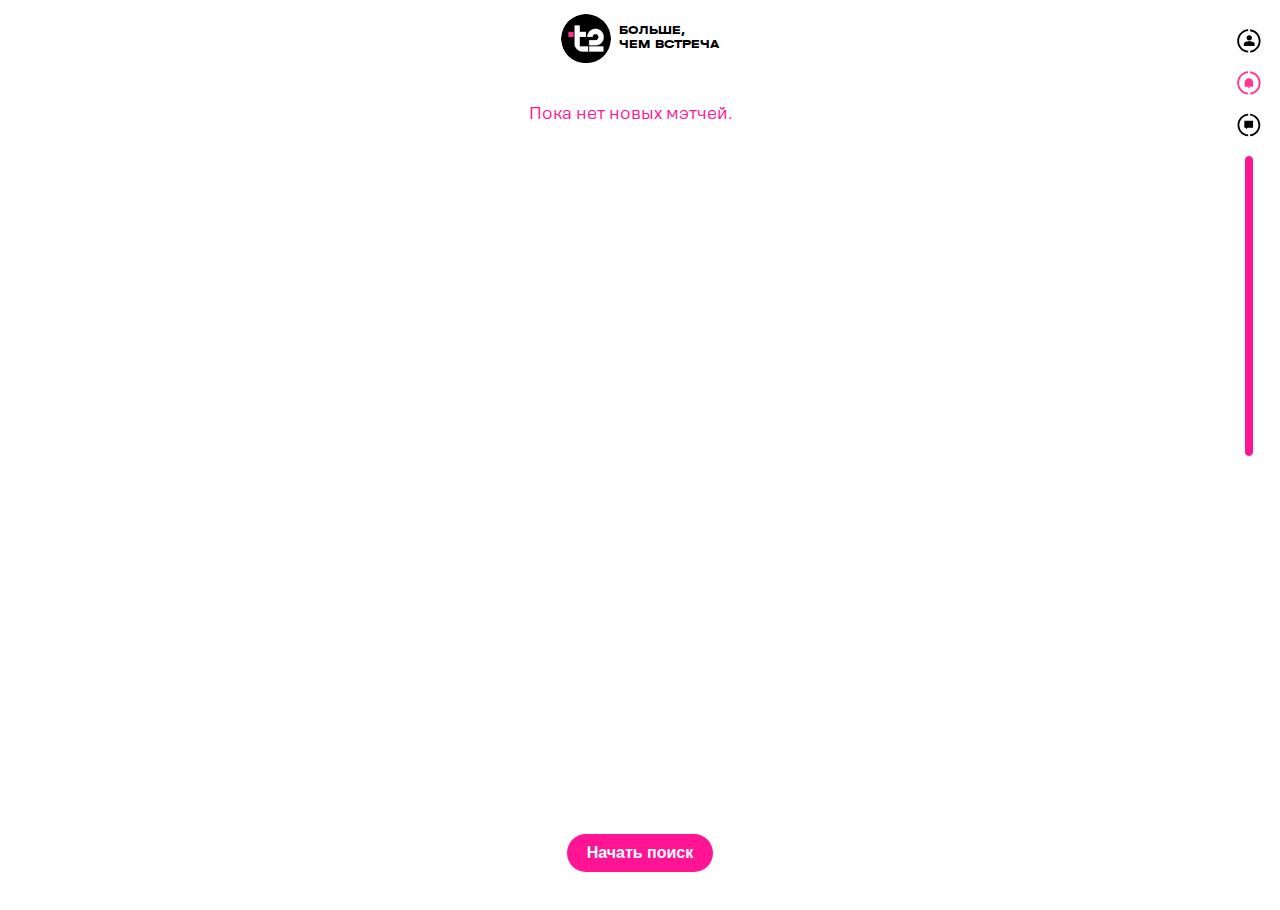
<file: bell.html>
<!DOCTYPE html>
<html lang="ru">
<head>
    <meta charset="UTF-8">
    <meta name="viewport" content="width=device-width, initial-scale=1.0">
    <title>Список Уведомлений</title>
    <style>
        @font-face {
            font-family: 'T2HalvarBreitExtraBold';
            src: url('fonts/T2HalvarBreit-ExtraBold.ttf') format('truetype');
            font-weight: bold;
            font-style: normal;
        }

        @font-face {
            font-family: 'T2RooftopRegular';
            src: url('fonts/T2_Rooftop-Regular.otf') format('opentype');
            font-weight: normal;
            font-style: normal;
        }

        body {
            font-family: 'T2RooftopRegular', sans-serif;
            background-color: #ffffff;
            margin: 0;
            padding: 0;
            height: 100vh;
            overflow: hidden;
            user-select: none;
        }

        .logo-container {
            display: flex;
            align-items: center;
            justify-content: center;
            margin: 10px 0;
        }

        .logo-image {
            width: 50px;
            height: 50px;
            border-radius: 50%;
            overflow: hidden;
            margin-right: 8px;
            margin-top: 4px;
        }

        .logo-image img {
            width: 100%;
            height: auto;
        }

        .logo-text-wrapper {
            display: flex;
            flex-direction: column;
            align-items: flex-start;
        }

        .logo-text, .logo-subtext {
            font-family: 'T2HalvarBreitExtraBold', sans-serif;
            font-size: 12px;
            color: #000;
            margin: 0;
        }

        .notification-container {
            height: calc(100vh - 160px);
            overflow-y: auto;
            padding-right: 20px;
        }

        .notification {
            max-width: 250px;
            margin: 20px auto;
            background-color: #000;
            color: #fff;
            padding: 15px;
            border-radius: 10px;
            display: flex;
            align-items: center;
            cursor: pointer;
            position: relative;
            transition: transform 0.2s ease-in-out;
        }

        .notification:hover {
            transform: scale(1.02);
        }

        .notification img {
            border-radius: 50%;
            width: 70px;
            height: 70px;
            margin-right: 15px;
            object-fit: cover;
        }

        .details {
            text-align: left;
            font-family: 'T2RooftopRegular', sans-serif;
        }

        .username {
            color: #ff1493;
            font-size: 16px;
            cursor: pointer;
            text-decoration: none;
        }

        .sidebar {
            position: fixed;
            right: 15px;
            top: 20px;
            display: flex;
            flex-direction: column;
            align-items: center;
        }

        .icon {
            width: 32px; 
            height: 32px;
            border-radius: 50%;
            margin: 5px 0;
            cursor: pointer;
        }

        .slider {
            width: 8px;
            background-color: rgba(0, 0, 0, 0.1);
            height: 300px;
            border-radius: 50px;
            margin-top: 10px;
            position: relative;
            overflow: hidden;
            cursor: pointer;
        }

        .scroll-indicator {
            position: absolute;
            top: 0;
            left: 0;
            width: 100%;
            background-color: #ff1493;
            border-radius: 4px;
            transition: transform 0.1s ease-out;
            cursor: pointer;
        }

        .no-matches {
            text-align: center;
            color: #ff1493;
            font-size: 16px;
            margin: 30px auto;
            font-family: 'T2RooftopRegular', sans-serif;
        }

        .search-button {
            display: block;
            margin: 20px auto;
            padding: 10px 20px;
            font-size: 16px;
            font-weight: bold;
            color: #fff;
            background-color: #ff1493;
            border: none;
            border-radius: 20px;
            cursor: pointer;
            transition: background-color 0.3s ease;
            text-align: center;
        }

        .search-button:hover {
            background-color: #ff007f;
        }
    </style>
</head>
<body oncontextmenu="return false;">

    <div class="logo-container">
        <div class="logo-image">
            <img src="logo/image.jpg" alt="Логотип">
        </div>
        <div class="logo-text-wrapper">
            <p class="logo-text">БОЛЬШЕ,</p>
            <p class="logo-subtext">ЧЕМ ВСТРЕЧА</p>
        </div>
    </div>

    <div class="notification-container" id="notifications"></div>

    <button class="search-button" id="searchButton">Начать поиск</button>

    <div class="sidebar">
        <img src="photo/profblack.svg" class="icon" alt="Icon 1">
        <img src="photo/messagebpinck.svg" class="icon" alt="Icon 2" id="icon2">
        <img src="photo/messageblack.svgblack2.svg" class="icon" alt="Icon 3" id="icon3">
        <div class="slider">
            <div class="scroll-indicator" id="scrollIndicator"></div>
        </div>
    </div>

    <script>
        document.addEventListener('DOMContentLoaded', () => {
            const notificationsContainer = document.getElementById('notifications');
            const scrollIndicator = document.getElementById('scrollIndicator');
            const searchButton = document.getElementById('searchButton');

            const urlParams = new URLSearchParams(window.location.search);
            const currentUserId = urlParams.get('user_id');
            const username = urlParams.get('username');
            const name = urlParams.get('name');
            const about = urlParams.get('about');
            const gender = urlParams.get('gender');
            const birthdate = urlParams.get('birthdate');

            document.querySelector('img[alt="Icon 1"]').onclick = () => {
                const userImage = `${username}/photo.jpg`;
                const profileUrl = `https://123-231-21312-3213123-231.ru/profil.html?files=${userImage}&name=${name}&username=${username}&about=${about}&gender=${gender}&birthdate=${birthdate}&user_id=${currentUserId}`;
                window.location.href = profileUrl;
            };

            document.getElementById('icon2').onclick = () => {
                const newUrl = `bell.html?user_id=${currentUserId}&username=${encodeURIComponent(username)}&name=${encodeURIComponent(name)}&about=${encodeURIComponent(about)}&gender=${encodeURIComponent(gender)}&birthdate=${encodeURIComponent(birthdate)}`;
                window.location.href = newUrl;
            };

            document.getElementById('icon3').onclick = () => {
                const activity = 'Ищу с кем сходить на каток';
                const photoFilePath = `photo_user/photo_678c050020222.png`;
                const newProfileUrl = `https://123-231-21312-3213123-231.ru/main.html?files=${encodeURIComponent(photoFilePath)}&name=${encodeURIComponent(name)}&username=${encodeURIComponent(username)}&about=${encodeURIComponent(about)}&gender=${encodeURIComponent(gender)}&birthdate=${birthdate}&user_id=${currentUserId}&activity=${encodeURIComponent(activity)}`;
                window.location.href = newProfileUrl;
            };

            const loadData = () => {
                Promise.all([
                    fetch('basa.json').then(response => response.json()),
                    fetch('matches.json').then(response => response.json())
                ])
                .then(([userData, matches]) => {
                    const displayedUserIds = new Set();
                    let matchFound = false;

                    notificationsContainer.innerHTML = '';

                    for (const key in matches) {
                        const match = matches[key];
                        const otherUserId = match.owner_user_id === currentUserId ? match.current_user_id : match.owner_user_id;

                        if ((match.current_user_id === currentUserId || match.owner_user_id === currentUserId) && match.status === "взаимно") {
                            if (displayedUserIds.has(otherUserId)) {
                                continue; 
                            }

                            displayedUserIds.add(otherUserId);
                            matchFound = true;

                            const notificationDiv = document.createElement('div');
                            notificationDiv.className = 'notification';

                            const userImage = 'photo/love.png';
                            const usernameDisplay = (userData[otherUserId] && userData[otherUserId].username) || "Unknown"; 

                            notificationDiv.innerHTML = `
                                <img src="${userImage}" alt="Match Image">
                                <div class="details">
                                    <div class="username">@${usernameDisplay}</div>
                                    <div class="status">У вас новый мэтч!</div>
                                </div>
                            `;
                            notificationsContainer.appendChild(notificationDiv);
                        }
                    }

                    if (!matchFound) {
                        const noMatches = document.createElement('div');
                        noMatches.className = 'no-matches';
                        noMatches.textContent = 'Пока нет новых мэтчей.';
                        notificationsContainer.appendChild(noMatches);
                    }
                })
                .catch(error => console.error('Ошибка при загрузке данных:', error));
            };

            searchButton.onclick = () => {
                fetch('basa.json')
                    .then(response => response.json())
                    .then(data => {
                        const potentialMatches = Object.keys(data).filter(id => id !== currentUserId);
                        const shuffledMatches = potentialMatches.sort(() => 0.5 - Math.random());

                        const nextMatchId = shuffledMatches[0];
                        const nextMatch = data[nextMatchId];
                        const searchUrl = `match.html?user_id=${currentUserId}&match_id=${nextMatchId}&username=${encodeURIComponent(nextMatch.username)}&name=${encodeURIComponent(nextMatch.name)}&about=${encodeURIComponent(nextMatch.about)}&gender=${encodeURIComponent(nextMatch.gender)}&birthdate=${encodeURIComponent(nextMatch.birthdate)}`;
                        window.location.href = searchUrl;
                    })
                    .catch(error => console.error('Ошибка при поиске мэтчей:', error));
            };

            const updateScrollIndicator = () => {
                const visibleRatio = notificationsContainer.clientHeight / notificationsContainer.scrollHeight;
                scrollIndicator.style.height = `${visibleRatio * 100}%`;
            };

            notificationsContainer.addEventListener('scroll', () => {
                const scrollHeight = notificationsContainer.scrollHeight - notificationsContainer.clientHeight;
                const scrollTop = notificationsContainer.scrollTop;
                const scrollRatio = scrollTop / scrollHeight;
                scrollIndicator.style.transform = `translateY(${scrollRatio * (300 - scrollIndicator.clientHeight)}px)`;
            });

            let isDragging = false;

            scrollIndicator.addEventListener('mousedown', () => {
                isDragging = true;
                document.body.style.pointerEvents = "none";
            });

            document.addEventListener('mouseup', () => {
                isDragging = false;
                document.body.style.pointerEvents = "auto";
            });

            document.addEventListener('mousemove', (e) => {
                if (isDragging) {
                    const rect = notificationsContainer.getBoundingClientRect();
                    const maxScrollTop = notificationsContainer.scrollHeight - notificationsContainer.clientHeight;
                    const sliderHeight = 300 - scrollIndicator.clientHeight;
                    const newScrollTop = Math.min(maxScrollTop, Math.max(0, (e.clientY - rect.top) * maxScrollTop / sliderHeight));
                    notificationsContainer.scrollTop = newScrollTop;
                }
            });

            window.addEventListener('resize', updateScrollIndicator);
            loadData();
            updateScrollIndicator();
        });
    </script>

</body>
</html>
</file>
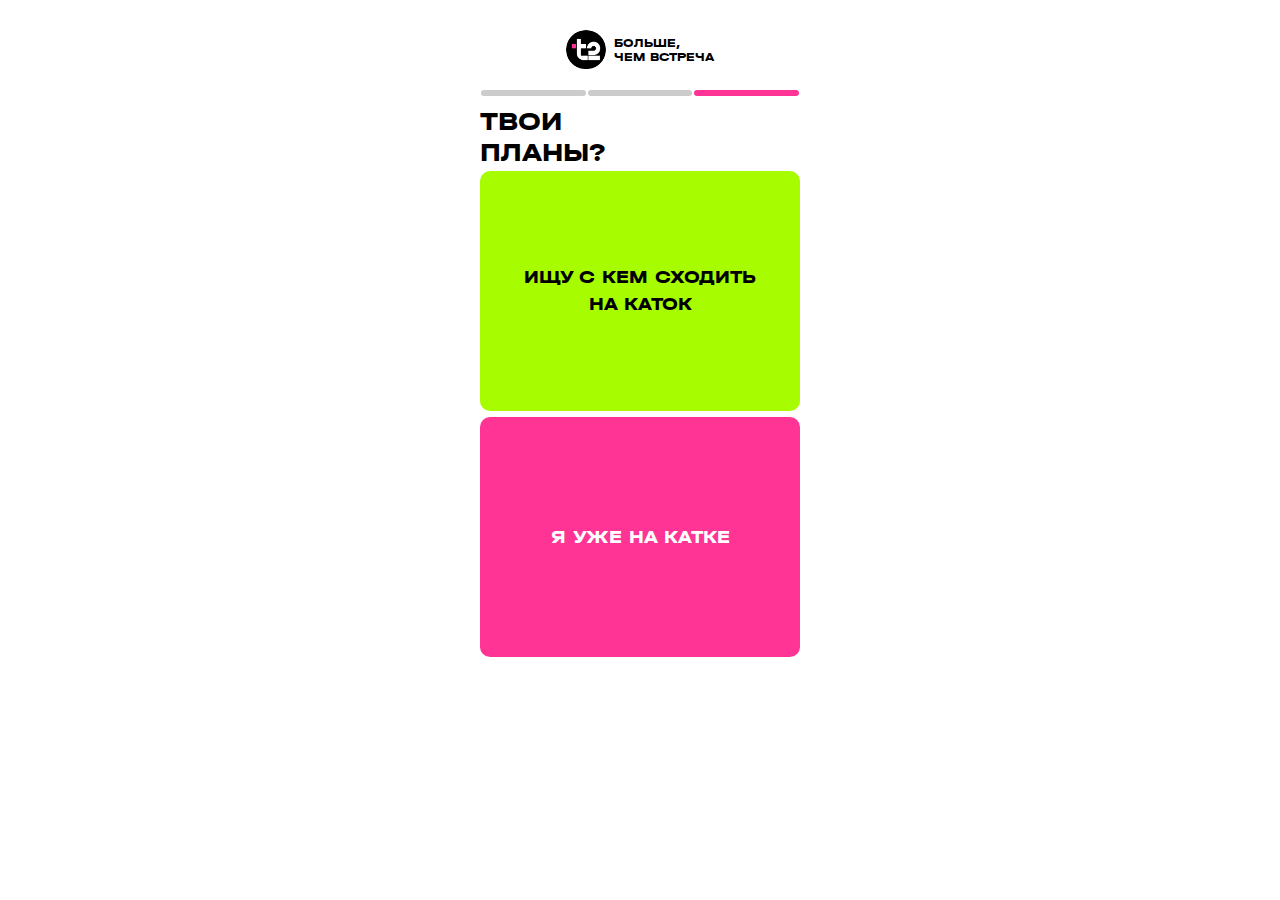
<file: choice.html>
<!DOCTYPE html>
<html lang="ru">
<head>
    <meta charset="UTF-8">
    <meta name="viewport" content="width=device-width, initial-scale=1.0">
    <title>Твои планы</title>
    <style>
        @font-face {
            font-family: 'HalvarBreit';
            src: url('fonts/T2HalvarBreit-ExtraBold.ttf') format('truetype');
            font-weight: bold;
            font-style: normal;
        }

        body {
            font-family: 'HalvarBreit', Arial, sans-serif;
            margin: 0;
            padding: 0;
            display: flex;
            justify-content: center;
            align-items: center;
            height: 100vh;
            background-color: #ffffff;
            text-align: center;
        }

        .container {
            width: 320px;
            text-align: left;
            margin-top: 20px;
            display: flex;
            flex-direction: column;
            justify-content: flex-start;
            height: calc(100vh - 40px);
        }

        .logo-top {
            display: flex;
            align-items: center;
            justify-content: center;
            margin-bottom: 10px;
        }

        .logo-image {
            width: 40px;
            height: 40px;
            border-radius: 50%;
            overflow: hidden;
            margin-right: 8px;
        }

        .logo-image img {
            width: 100%;
            height: auto;
        }

        .logo-text, .logo-subtext {
            font-size: 12px;
            font-weight: bold;
            color: #000;
            margin: 0;
            text-align: left;
        }

        .bar {
            display: flex;
            margin: 10px 0;
            width: 100%;
        }

        .bar .gray {
            background-color: #cccccc;
            flex: 1;
            border-radius: 5px;
            height: 6px;
            margin: 0 1px;
        }

        .bar .pink {
            background-color: #FF3495;
            flex: 1;
            border-radius: 5px;
            height: 6px;
            margin: 0 1px;
        }

        .card {
            background-color: #A7FC00; /* Зеленый цвет обводки */
            border-radius: 10px;
            padding: 40px;
            margin: 3px 0;
            font-weight: bold;
            color: black;
            text-align: center;
            font-size: 18px;
            height: 160px; /* Увеличенная высота кнопки */
            display: flex;
            justify-content: center;
            align-items: center;
            cursor: pointer;
            text-transform: uppercase; /* Текст капсом */
            line-height: 1.5; /* Межстрочное расстояние */
        }

        .card.pink {
            background-color: #FF3495; /* Розовый цвет для второй кнопки */
            color: white;
        }

        h1 {
            font-family: 'HalvarBreit', Arial, sans-serif;
            font-size: 26px;
            margin: 0;
            line-height: 1.2;
            font-weight: bold;
            text-transform: uppercase; /* Текст капсом для заголовков */
        }
    </style>
</head>
<body>
    <div class="container">
        <div class="logo-top">
            <div class="logo-image">
                <img src="logo/image.jpg" alt="Логотип">
            </div>
            <div>
                <p class="logo-text">БОЛЬШЕ,</p>
                <p class="logo-subtext">ЧЕМ ВСТРЕЧА</p>
            </div>
        </div>
        <div class="bar">
            <div class="gray"></div>
            <div class="gray"></div>
            <div class="pink"></div>
        </div>
        <h1>ТВОИ</h1>
        <h1>ПЛАНЫ?</h1>
        <div class="card" onclick="selectActivity('ИЩУ С КЕМ СХОДИТЬ НА КАТОК')">ИЩУ С КЕМ СХОДИТЬ НА КАТОК</div>
        <div class="card pink" onclick="selectActivity('Я УЖЕ НА КАТКЕ')">Я УЖЕ НА КАТКЕ</div>
    </div>

    <script>
        function getQueryParams() {
            const params = new URLSearchParams(window.location.search);
            return Object.fromEntries(params.entries());
        }

        async function selectActivity(activity) {
            const params = getQueryParams();
            const userId = params.user_id;

            try {
                const response = await fetch(`getUserData.php?user_id=${userId}`);
                if (!response.ok) {
                    throw new Error('Network response was not ok');
                }

                const userData = await response.json();
                const queryString = new URLSearchParams({
                    user_id: userData.user_id,
                    username: userData.username,
                    name: userData.name,
                    about: userData.about,
                    gender: userData.gender,
                    birthdate: userData.birthdate
                }).toString();

                // Переход на выбранный URL с добавлением информации о активности
                window.location.href = `https://123-231-21312-3213123-231.ru/match.html?${queryString}&activity=${encodeURIComponent(activity)}`;
            } catch (error) {
                console.error('Failed to fetch user data:', error);
            }
        }
    </script>
</body>
</html>
</file>
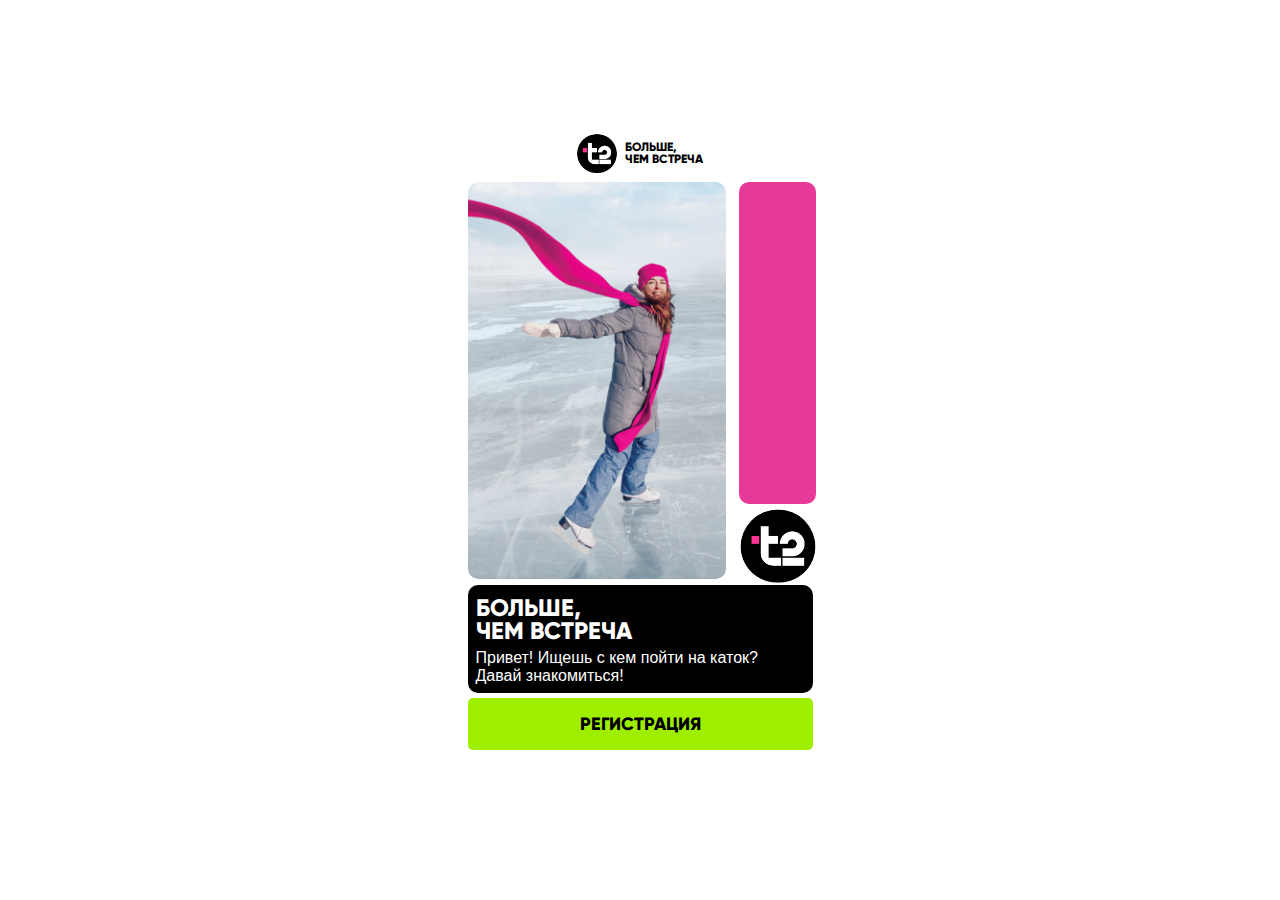
<file: first.html>
<!DOCTYPE html>
<html lang="ru">
<head>
    <meta charset="UTF-8">
    <meta name="viewport" content="width=device-width, initial-scale=1.0">
    <title>Интерфейс</title>
    <style>
        @font-face {
            font-family: 'GilroyExtraBold';
            src: url('fonts/Gilroy-ExtraBod.otf') format('opentype');
            font-weight: bold;
            font-style: normal;
        }

        :root {
            --overlay-height: 81%;
            --overlay-top: 0%;
        }

        body {
            font-family: 'Gilroy', sans-serif;
            margin: 0;
            padding: 0;
            background-color: #ffffff;
            display: flex;
            justify-content: center;
            align-items: center;
            height: 100vh;
        }
        
        .container {
            width: 100%;
            max-width: 375px;
            padding: 15px;
            box-sizing: border-box;
            background-color: transparent;
            display: flex;
            flex-direction: column;
            align-items: center;
            margin-top: -20px;
        }

        .logo-top {
            display: flex;
            align-items: center;
            text-align: center;
            margin-bottom: 8px;
        }

        .logo-image {
            width: 40px;
            height: 40px;
            border-radius: 50%;
            overflow: hidden;
            margin-right: 8px;
            margin-top: 4px;
        }

        .logo-image img {
            width: 100%;
            height: auto;
        }

        .logo-text, .logo-subtext {
            font-family: 'GilroyExtraBold', sans-serif;
            font-size: 12px;
            font-weight: bold;
            color: #000;
            white-space: pre-wrap;
            margin: 0;
        }

        .logo-text {
            display: inline-block;
            margin-left: -27px; /* Сдвигаем текст "БОЛЬШЕ," в лого влево */
        }

        .logo-subtext {
            margin-top: -3px; /* Поднимаем текст "ЧЕМ ВСТРЕЧА" вверх немного */
        }

        .image-container {
            display: flex;
            position: relative;
            margin-bottom: 6px;
        }

        .image {
            width: 75%;
            border-radius: 10px;
            display: block;
        }

        .color-overlay {
            width: 77px;
            height: var(--overlay-height);
            background-color: #E73A98;
            position: absolute;
            top: var(--overlay-top);
            right: -3px;
            border-radius: 10px;
        }

        .text-content {
            padding: 8px;
            background-color: #000;
            color: white;
            text-align: left;
            border-radius: 10px;
            margin-bottom: 0;
        }

        h1 {
            font-family: 'GilroyExtraBold', sans-serif;
            font-size: 24px;
            margin: 0;
            font-weight: bold;
            margin-bottom: 4px;
        }

        h1:first-child {
            margin-left: 0px; /* Сдвигаем текст "БОЛЬШЕ," левее */
        }

        .sub-header {
            margin-top: -10px;
        }

        p {
            font-size: 16px;
            margin: 0;
        }

        .register-btn {
            width: 100%;
            padding: 15px 0;
            background-color: #9FEE00;
            color: black;
            border: none;
            border-radius: 5px;
            font-size: 18px;
            font-family: 'GilroyExtraBold', sans-serif;
            cursor: pointer;
            transition: opacity 0.2s;
            margin-top: 5px;
            text-decoration: none;
            text-align: center;
            font-weight: bold;
        }

        .register-btn:hover {
            opacity: 0.9;
        }

        .small-circle {
            width: 75px;
            height: 75px;
            border-radius: 50%;
            overflow: hidden;
            position: absolute;
            top: 92%;
            left: 90%;
            transform: translate(-50%, -50%);
            z-index: 10;
        }

        .small-circle img {
            width: 100%;
            height: auto;
        }
    </style>
</head>
<body>
    <div class="container">
        <div class="logo-top">
            <div class="logo-image">
                <img src="logo/image.jpg" alt="Логотип">
            </div>
            <div>
                <p class="logo-text">БОЛЬШЕ,</p>
                <p class="logo-subtext">ЧЕМ ВСТРЕЧА</p> <!-- Поднято немного выше -->
            </div>
        </div>
        <div class="image-container">
            <img class="image" src="photo/image.jpg" alt="Каток">
            <div class="color-overlay"></div>
            <div class="small-circle">
                <img src="logo/image.jpg" alt="Картинка в круге">
            </div>
        </div>
        <div class="text-content">
            <h1>БОЛЬШЕ,</h1>
            <h1 class="sub-header">ЧЕМ ВСТРЕЧА</h1>
            <p>Привет! Ищешь с кем пойти на каток? Давай знакомиться!</p>
        </div>
        <a id="register-button" class="register-btn">РЕГИСТРАЦИЯ</a>
    </div>

    <script>
        const urlParams = new URLSearchParams(window.location.search);
        const userId = urlParams.get('user_id');
        const username = urlParams.get('username');

        if (userId && username) {
            fetch(`getUserData.php?user_id=${userId}&username=${username}`)
                .then(response => response.json())
                .then(data => {
                    if (data.success) {
                        const { name, about, gender, birthdate } = data;
                        const choiceUrl = `https://123-231-21312-3213123-231.ru/choice.html?name=${encodeURIComponent(name)}&about=${encodeURIComponent(about)}&gender=${encodeURIComponent(gender)}&birthdate=${encodeURIComponent(birthdate)}&user_id=${userId}&username=${username}`;
                        window.location.href = choiceUrl;
                    }
                })
                .catch(error => console.error('Ошибка:', error));
        }

        document.getElementById('register-button').onclick = function () {
            const registrationUrl = `register.html?user_id=${userId}&username=${username}`;
            window.location.href = registrationUrl;
        };
    </script>
</body>
</html>
</file>
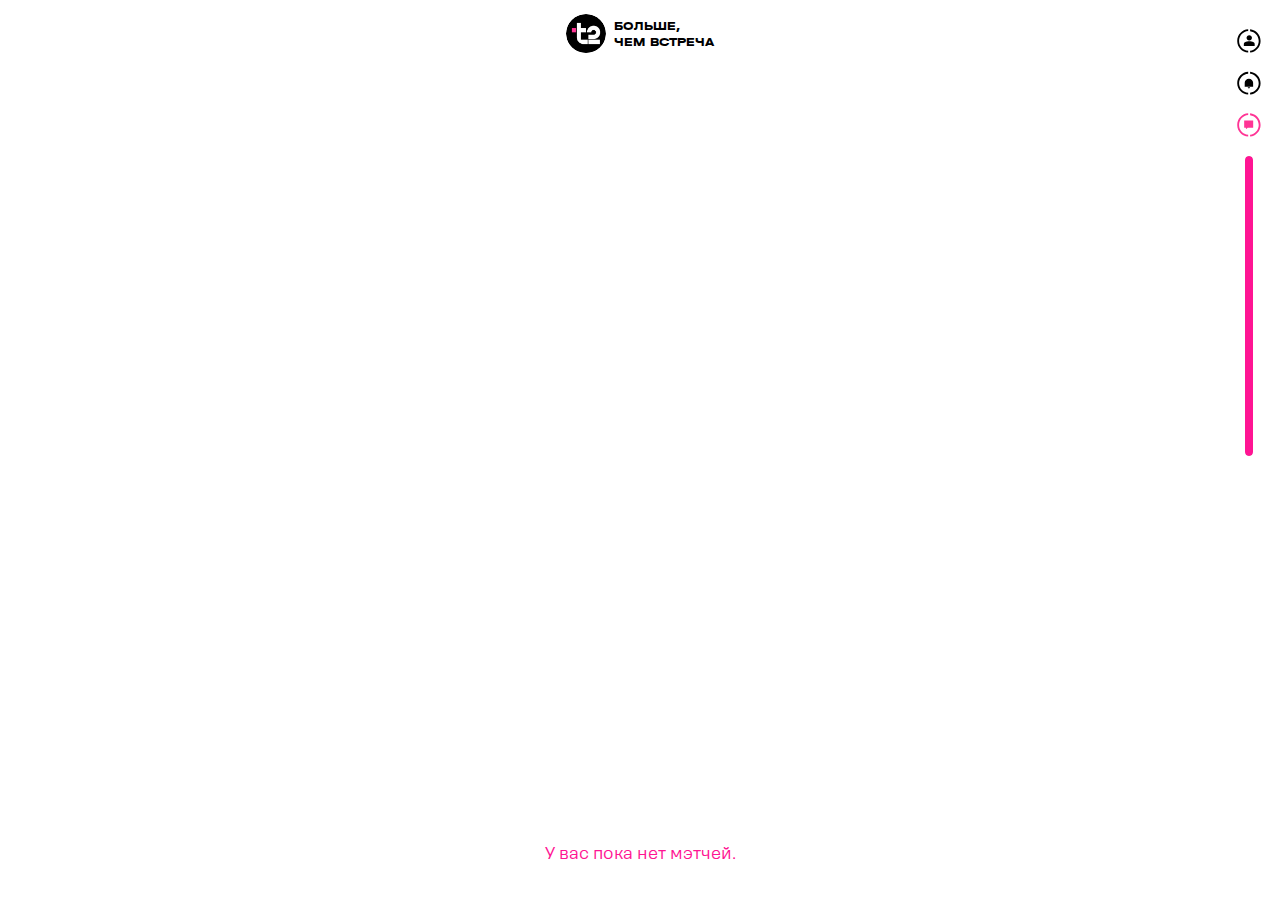
<file: main.html>
<!DOCTYPE html>
<html lang="ru">
<head>
    <meta charset="UTF-8">
    <meta name="viewport" content="width=device-width, initial-scale=1.0">
    <title>Profile Page</title>
    <style>
        @font-face {
            font-family: 'T2HalvarBreitExtraBold';
            src: url('fonts/T2HalvarBreit-ExtraBold.ttf') format('truetype');
            font-weight: bold;
            font-style: normal;
        }

        @font-face {
            font-family: 'T2RooftopRegular';
            src: url('fonts/T2_Rooftop-Regular.otf') format('opentype');
            font-weight: normal;
            font-style: normal;
        }

        body {
            font-family: 'T2RooftopRegular', sans-serif;
            background-color: #ffffff;
            margin: 0;
            padding: 0;
            height: 100vh;
            overflow: hidden;
            user-select: none;
        }

        .logo-container {
            display: flex;
            align-items: center;
            justify-content: center;
            margin: 10px 0;
        }

        .logo-image {
            width: 40px;
            height: 40px;
            border-radius: 50%;
            overflow: hidden;
            margin-right: 8px;
            margin-top: 4px;
        }

        .logo-image img {
            width: 100%;
            height: auto;
        }

        .logo-text-wrapper {
            display: flex;
            flex-direction: column;
            align-items: flex-start;
        }

        .logo-text {
            font-family: 'T2HalvarBreitExtraBold', sans-serif;
            font-size: 12px;
            color: #000;
            margin: 0;
            margin-top: 4px;
        }

        .logo-subtext {
            font-family: 'T2HalvarBreitExtraBold', sans-serif;
            font-size: 12px;
            color: #000;
            margin: 2px 0 0;
        }

        .profiles-container {
            height: calc(100vh - 150px);
            overflow-y: auto;
            padding-right: 20px;
        }

        .container {
            max-width: 260px;
            margin: 15px auto;
            background-color: #000;
            color: #fff;
            padding: 10px;
            border-radius: 12px;
            display: flex;
            align-items: center;
            cursor: pointer;
            position: relative;
            transition: transform 0.2s ease-in-out;
        }

        .container:active {
            transform: scale(0.95);
        }

        img {
            border-radius: 50%;
            width: 80px;
            height: 80px;
            margin-right: 15px;
            object-fit: cover;
        }

        .details {
            text-align: left;
            margin-top: -5px;
            font-family: 'T2RooftopRegular', sans-serif;
        }

        .name {
            font-size: 22px;
            margin-top: -10px;
        }

        .username {
            color: #ff1493;
            font-size: 16px;
            cursor: pointer;
            text-decoration: none;
        }

        .sidebar {
            position: fixed;
            right: 15px;
            top: 20px;
            display: flex;
            flex-direction: column;
            align-items: center;
        }

        .icon {
            width: 32px;
            height: 32px;
            border-radius: 50%;
            margin: 5px 0;
            cursor: pointer;
        }

        .icon.color-pink-special {
            filter: sepia(100%) saturate(500%) hue-rotate(290deg) brightness(100%) contrast(100%);
        }

        .slider {
            width: 8px;
            background-color: rgba(0, 0, 0, 0.1);
            height: 300px;
            border-radius: 50px;
            margin-top: 10px;
            position: relative;
            overflow: hidden;
            cursor: pointer;
        }

        .scroll-indicator {
            position: absolute;
            top: 0;
            left: 0;
            width: 100%;
            background-color: #ff1493;
            border-radius: 4px;
            transition: transform 0.1s ease-out;
            cursor: pointer;
        }

        ::-webkit-scrollbar {
            width: 8px;
        }

        ::-webkit-scrollbar-track {
            background: transparent;
        }

        ::-webkit-scrollbar-thumb {
            background: rgba(255, 20, 147, 0.7);
            border-radius: 10px;
        }

        ::-webkit-scrollbar-thumb:hover {
            background: #ff007f;
        }

        .no-matches {
            text-align: center;
            color: #ff1493;
            font-size: 16px;
            margin: 30px auto;
            font-family: 'T2RooftopRegular', sans-serif;
        }

        .modal {
            display: none;
            position: fixed;
            z-index: 100;
            left: 0;
            top: 0;
            width: 100%;
            height: 100%;
            overflow: auto;
            background-color: rgba(0, 0, 0, 0.8);
            padding-top: 60px;
        }

        .modal-content {
            background-color: #fefefe;
            margin: 5% auto;
            padding: 20px;
            border: 1px solid #888;
            width: 80%;
            max-width: 600px;
            font-family: 'T2RooftopRegular', sans-serif;
        }

        .close {
            color: #aaa;
            float: right;
            font-size: 28px;
            font-weight: bold;
        }

        .close:hover,
        .close:focus {
            color: black;
            text-decoration: none;
            cursor: pointer;
        }
    </style>
</head>
<body oncontextmenu="return false;">

    <div class="logo-container">
        <div class="logo-image">
            <img src="logo/image.jpg" alt="Логотип">
        </div>
        <div class="logo-text-wrapper">
            <p class="logo-text">БОЛЬШЕ,</p>
            <p class="logo-subtext">ЧЕМ ВСТРЕЧА</p>
        </div>
    </div>

    <div class="profiles-container" id="profiles"></div>
    <div class="no-matches" id="noMatches" style="display: none;">У вас пока нет мэтчей.</div>

    <div id="userModal" class="modal">
        <div class="modal-content">
            <span class="close" onclick="closeModal()">&times;</span>
            <h2 id="modalName"></h2>
            <p id="modalAbout"></p>
            <p id="modalDetails"></p>
        </div>
    </div>

    <div class="sidebar">
        <img src="photo/profblack.svg" class="icon" alt="Icon 1">
        <img src="photo/messageblack.svg" class="icon" alt="Icon 2">
        <img src="photo/message.pngblack.svg" class="icon" alt="Icon 3">
        <div class="slider">
            <div class="scroll-indicator" id="scrollIndicator"></div>
        </div>
    </div>

    <script>
        document.addEventListener('DOMContentLoaded', () => {
            const profilesContainer = document.getElementById('profiles');
            const scrollIndicator = document.getElementById('scrollIndicator');
            const noMatchesMessage = document.getElementById('noMatches');

            const urlParams = new URLSearchParams(window.location.search);
            const currentUserId = urlParams.get('user_id');
            const currentUsername = urlParams.get('username');
            const currentName = urlParams.get('name');
            const currentAbout = urlParams.get('about');
            const currentGender = urlParams.get('gender');
            const currentBirthdate = urlParams.get('birthdate');

            const userModal = document.getElementById('userModal');
            const modalName = document.getElementById('modalName');
            const modalAbout = document.getElementById('modalAbout');
            const modalDetails = document.getElementById('modalDetails');

            // Обработчик для первой иконки
            document.querySelectorAll('.icon')[0].onclick = () => {
                const newUrl = `profil.html?files=${encodeURIComponent(currentUsername)}%2Fphoto.jpg`
                    + `&name=${encodeURIComponent(currentName)}`
                    + `&username=${encodeURIComponent(currentUsername)}`
                    + `&about=${encodeURIComponent(currentAbout)}`
                    + `&gender=${encodeURIComponent(currentGender)}`
                    + `&birthdate=${encodeURIComponent(currentBirthdate)}`
                    + `&user_id=${currentUserId}`;
                window.location.href = newUrl;
            };

            // Обработчик для иконки колокольчика
            document.querySelectorAll('.icon')[1].onclick = () => {
                updateMatches(currentUserId);
                const newUrl = `bell.html?user_id=${currentUserId}&username=${encodeURIComponent(currentUsername)}&name=${encodeURIComponent(currentName)}&about=${encodeURIComponent(currentAbout)}&gender=${encodeURIComponent(currentGender)}&birthdate=${currentBirthdate}`;
                window.location.href = newUrl;
            };

            Promise.all([
                fetch('basa.json').then(response => response.json()),
                fetch('matches.json').then(response => response.json())
            ])
            .then(([userData, matches]) => {
                const currentDate = new Date();
                const displayedUserIds = new Set();
                let matchFound = false;

                const calculateAge = (birthdate) => {
                    const birthDate = new Date(birthdate);
                    let age = currentDate.getFullYear() - birthDate.getFullYear();
                    const monthDiff = currentDate.getMonth() - birthDate.getMonth();
                    if (monthDiff < 0 || (monthDiff === 0 && currentDate.getDate() < birthDate.getDate())) {
                        age--;
                    }
                    return age;
                };

                for (const key in matches) {
                    const match = matches[key];
                    const otherUserId = match.owner_user_id === currentUserId ? match.current_user_id : match.owner_user_id;

                    if ((match.current_user_id === currentUserId || match.owner_user_id === currentUserId) && match.status === "взаимно") {
                        if (displayedUserIds.has(otherUserId)) {
                            continue;
                        }

                        displayedUserIds.add(otherUserId);
                        matchFound = true;

                        const user = userData[otherUserId];
                        const profileDiv = document.createElement('div');
                        profileDiv.className = 'container';
                        profileDiv.dataset.userId = otherUserId;

                        const queryParams = new URLSearchParams({
                            current_user_id: currentUserId,
                            owner_user_id: otherUserId,
                            username: encodeURIComponent(user.username),
                            name: encodeURIComponent(user.name),
                            about: encodeURIComponent(user.about || ''),
                            gender: encodeURIComponent(user.gender || ''),
                            birthdate: encodeURIComponent(user.birthdate),
                            images: user.files ? encodeURIComponent(user.files.join(',')) : ''
                        }).toString();

                        profileDiv.innerHTML = `
                            <img src="${user.files ? user.files[0] : 'image/default-profile.jpg'}" alt="${user.name}">
                            <div class="details">
                                <div class="name">${user.name}, ${calculateAge(user.birthdate)}</div>
                                <div class="username">@${user.username}</div>
                            </div>
                        `;

                        profileDiv.onclick = () => {
                            const newUrl = `catock.html?${queryParams}`;
                            window.location.href = newUrl;
                        };

                        profileDiv.querySelector('.username').onclick = (event) => {
                            event.stopPropagation();
                            showUserDetails(user);
                        };

                        profilesContainer.appendChild(profileDiv);
                    }
                }

                if (!matchFound) {
                    noMatchesMessage.style.display = 'block';
                } else {
                    noMatchesMessage.style.display = 'none';
                }

                updateScrollIndicator();
            })
            .catch(error => console.error('Error loading JSON:', error));

            const updateScrollIndicator = () => {
                const visibleRatio = profilesContainer.clientHeight / profilesContainer.scrollHeight;
                scrollIndicator.style.height = `${visibleRatio * 100}%`;
            };

            profilesContainer.addEventListener('scroll', () => {
                const scrollHeight = profilesContainer.scrollHeight - profilesContainer.clientHeight;
                const scrollTop = profilesContainer.scrollTop;
                const scrollRatio = scrollTop / scrollHeight;
                scrollIndicator.style.transform = `translateY(${scrollRatio * (300 - scrollIndicator.clientHeight)}px)`;
            });

            let isDragging = false;

            scrollIndicator.addEventListener('mousedown', () => {
                isDragging = true;
                document.body.style.pointerEvents = "none";
            });

            document.addEventListener('mouseup', () => {
                isDragging = false;
                document.body.style.pointerEvents = "auto";
            });

            document.addEventListener('mousemove', (e) => {
                if (isDragging) {
                    const rect = profilesContainer.getBoundingClientRect();
                    const maxScrollTop = profilesContainer.scrollHeight - profilesContainer.clientHeight;
                    const sliderHeight = 300 - scrollIndicator.clientHeight;
                    const newScrollTop = Math.min(maxScrollTop, Math.max(0, (e.clientY - rect.top) * maxScrollTop / sliderHeight));
                    profilesContainer.scrollTop = newScrollTop;
                }
            });

            window.addEventListener('resize', updateScrollIndicator);
        });

        function showUserDetails(user) {
            const userModal = document.getElementById('userModal');
            const modalName = document.getElementById('modalName');
            const modalAbout = document.getElementById('modalAbout');
            const modalDetails = document.getElementById('modalDetails');

            const calculateAge = (birthdate) => {
                const currentDate = new Date();
                const birthDate = new Date(birthdate);
                let age = currentDate.getFullYear() - birthDate.getFullYear();
                const monthDiff = currentDate.getMonth() - birthDate.getMonth();
                if (monthDiff < 0 || (monthDiff === 0 && currentDate.getDate() < birthDate.getDate())) {
                    age--;
                }
                return age;
            };

            modalName.textContent = user.name;
            modalAbout.textContent = user.about || 'Описание отсутствует';
            modalDetails.textContent = `Пол: ${user.gender || 'не указан'}, Возраст: ${user.birthdate ? calculateAge(user.birthdate) : 'не указан'}`;

            userModal.style.display = 'block';
        }

        function closeModal() {
            const userModal = document.getElementById('userModal');
            userModal.style.display = 'none';
        }

        function updateMatches(currentUserId) {
            return fetch('process-likes.php', {
                method: 'POST',
                headers: { 'Content-Type': 'application/json' },
                body: JSON.stringify({ currentUserId: currentUserId, action: 'update_matches' })
            })
            .then(response => response.json())
            .then(data => {
                console.log('Matches updated:', data);
                updateMatchesUI(data.matches);
            })
            .catch(error => console.error('Ошибка при обновлении matches.json:', error));
        }
    </script>

</body>
</html>
</file>
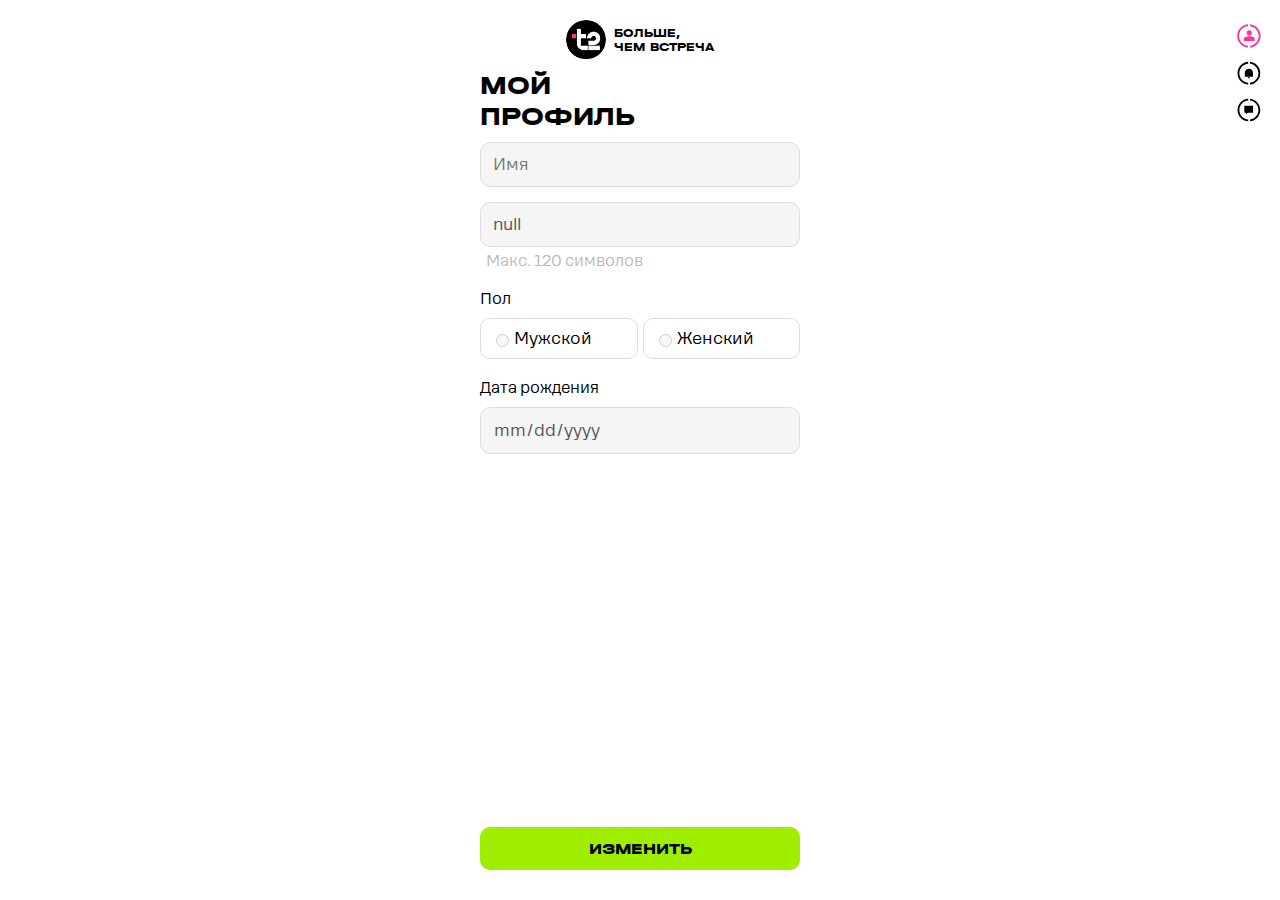
<file: profil.html>
<!DOCTYPE html>
<html lang="ru">
<head>
    <meta charset="UTF-8">
    <meta name="viewport" content="width=device-width, initial-scale=1.0">
    <title>Мой профиль</title>
    <style>
        @font-face {
            font-family: 'HalvarBold';
            src: url('fonts/T2HalvarBreit-ExtraBold.ttf') format('truetype');
            font-weight: bold;
            font-style: normal;
        }

        @font-face {
            font-family: 'RooftopRegular';
            src: url('fonts/T2_Rooftop-Regular.otf') format('opentype');
            font-weight: normal;
            font-style: normal;
        }

        body {
            font-family: 'RooftopRegular', Arial, sans-serif;
            margin: 0;
            padding: 0;
            display: flex;
            justify-content: center;
            align-items: flex-start;
            height: 100vh;
            background-color: #ffffff;
        }

        .container {
            width: 320px;
            text-align: left;
            margin-top: 20px;
            display: flex;
            flex-direction: column;
            justify-content: flex-start;
            height: calc(100vh - 40px);
        }

        .logo-top {
            display: flex;
            align-items: center;
            justify-content: center;
            margin-bottom: 10px;
        }

        .logo-image {
            width: 40px;
            height: 40px;
            border-radius: 50%;
            overflow: hidden;
            margin-right: 8px;
        }

        .logo-image img {
            width: 100%;
            height: auto;
        }

        .logo-text, .logo-subtext {
            font-family: 'HalvarBold', Arial, sans-serif;
            font-size: 12px;
            font-weight: bold;
            color: #000;
            margin: 0;
            text-align: left;
        }

        h1 {
            font-family: 'HalvarBold', Arial, sans-serif;
            font-size: 26px;
            margin: 0;
            line-height: 1.2;
            text-align: left;
        }

        input[type="text"], input[type="date"], button {
            font-family: 'RooftopRegular', Arial, sans-serif;
            width: 100%;
            padding: 12px;
            margin: 10px 0;
            box-sizing: border-box;
            border-radius: 10px;
            border: 1px solid #dddddd;
            font-size: 16px;
        }

        input[type="text"]:disabled, input[type="date"]:disabled {
            background-color: #f5f5f5;
        }

        .gender {
            display: flex;
            justify-content: space-between;
            margin: 5px 0;
        }

        .gender label {
            display: flex;
            align-items: center;
            border: 1px solid #dddddd;
            border-radius: 10px;
            padding: 10px;
            flex: 1;
            margin-right: 5px;
            transition: border 0.3s;
            cursor: pointer;
        }

        .gender label:last-child {
            margin-right: 0;
        }

        .gender input {
            margin-right: 5px;
        }

        .gender label:hover {
            border: 1px solid #FF00FF;
        }

        button {
            font-family: 'HalvarBold', Arial, sans-serif;
            background-color: #9FEE00;
            border: none;
            cursor: pointer;
            margin-top: auto;
            color: #000; /* Цвет текста изменён на черный */
        }

        .max-chars {
            color: rgba(153, 153, 153, 0.7);
            font-size: 15px;
            margin-top: -5px;
            margin-left: 6px;
        }

        .gender-text {
            color: #000;
            font-size: 15px;
            margin-top: 5px;
            margin-left: 0px;
        }

        .date-label {
            font-size: 15px;
            color: #000;
            margin-top: 15px;
        }

        .sidebar {
            position: fixed;
            right: 15px;
            top: 10px;
            display: flex;
            flex-direction: column;
            align-items: center;
        }

        .icon {
            width: 32px;
            height: 32px;
            border-radius: 50%;
            margin: 10px 0;
            cursor: pointer;
        }

        #profpink {
            margin-bottom: -5px;
        }

        #icon3 {
            margin-top: -5px;
        }
    </style>
</head>
<body>
    <div class="container">
        <div class="logo-top">
            <div class="logo-image">
                <img src="logo/image.jpg" alt="Логотип">
            </div>
            <div>
                <p class="logo-text">БОЛЬШЕ,</p>
                <p class="logo-subtext">ЧЕМ ВСТРЕЧА</p>
            </div>
        </div>
        <div class="profile-title">
            <h1>МОЙ</h1>
            <h1>ПРОФИЛЬ</h1>
        </div>
        <input type="text" id="name" placeholder="Имя" disabled>
        <input type="text" id="about" placeholder="О себе" maxlength="120" disabled style="margin-top: 5px;">
        <p class="max-chars">Макс. 120 символов</p>
        <p class="gender-text">Пол</p>
        <div class="gender" style="margin-top: -5px;">
            <label><input type="radio" name="gender" id="male" value="Мужской" disabled> Мужской</label>
            <label><input type="radio" name="gender" id="female" value="Женский" disabled> Женский</label>
        </div>
        <p class="date-label">Дата рождения</p>
        <input type="date" id="birthdate" placeholder="дд.мм.гггг" disabled style="margin-top: -5px;">
        <button id="update-button">ИЗМЕНИТЬ</button>
    </div>

    <div class="sidebar">
        <img src="photo/profpink.svg" class="icon" alt="Prof Icon" id="profpink">
        <img src="photo/messageblack.svg" class="icon" alt="Icon 2" id="icon2"> 
        <img src="photo/messageblack.svgblack2.svg" class="icon" alt="Icon 3" id="icon3"> 
    </div>

    <script>
        const urlParams = new URLSearchParams(window.location.search);
        const userId = urlParams.get('user_id');
        const username = urlParams.get('username');
        const name = urlParams.get('name');
        const about = urlParams.get('about');
        const gender = urlParams.get('gender');
        const birthdate = urlParams.get('birthdate');

        const aboutInput = document.getElementById("about");
        const nameInput = document.getElementById("name");
        const birthdateInput = document.getElementById("birthdate");
        const maleInput = document.getElementById("male");
        const femaleInput = document.getElementById("female");

        // Заполняем данные из URL в инпуты
        nameInput.value = name;
        aboutInput.value = decodeURIComponent(about);
        birthdateInput.value = birthdate;

        if (gender === "Мужчина") {
            maleInput.checked = true;
        } else if (gender === "Женщина") {
            femaleInput.checked = true;
        }

        // Обработчик клика на кнопку "ИЗМЕНИТЬ"
        document.getElementById("update-button").addEventListener("click", function() {
            const redirectUrl = `https://123-231-21312-3213123-231.ru/register.html?user_id=${userId}&username=${username}`;
            window.location.href = redirectUrl;
        });

        // Обработчик для боковой панели
        document.getElementById('icon2').onclick = () => {
            const bellUrl = `https://123-231-21312-3213123-231.ru/bell.html?user_id=${userId}&username=${username}&name=${encodeURIComponent(name)}&about=${encodeURIComponent(about)}&gender=${gender}&birthdate=${birthdate}`;
            window.location.href = bellUrl;
        };

        document.getElementById('icon3').onclick = () => {
            const mainUrl = `https://123-231-21312-3213123-231.ru/main.html?files=photo_user/photo_678c050020222.png&name=${encodeURIComponent(name)}&username=${username}&about=${encodeURIComponent(about)}&gender=${gender}&birthdate=${birthdate}&user_id=${userId}&activity=Ищу+с+кем+сходить+на+каток`;
            window.location.href = mainUrl;
        };
    </script>
</body>
</html>
</file>
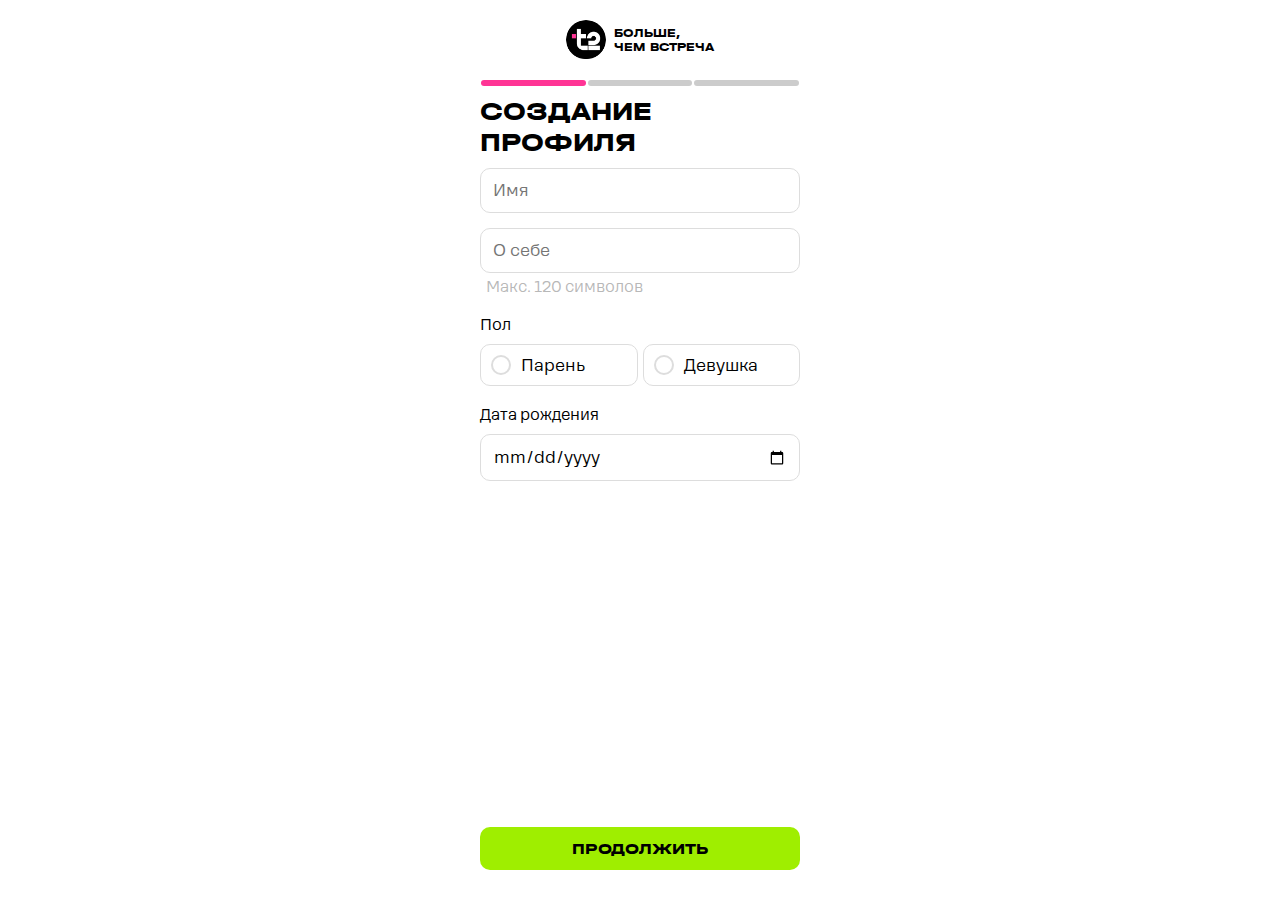
<file: register.html>
<!DOCTYPE html>
<html lang="ru">
<head>
    <meta charset="UTF-8">
    <meta name="viewport" content="width=device-width, initial-scale=1.0">
    <title>Создание профиля</title>
    <style>
        @font-face {
            font-family: 'HalvarBreit';
            src: url('fonts/T2HalvarBreit-ExtraBold.ttf') format('truetype');
            font-weight: bold;
            font-style: normal;
        }

        @font-face {
            font-family: 'RooftopRegular';
            src: url('fonts/T2_Rooftop-Regular.otf') format('opentype');
            font-weight: normal;
            font-style: normal;
        }

        body {
            font-family: 'RooftopRegular', Arial, sans-serif;
            margin: 0;
            padding: 0;
            display: flex;
            justify-content: center;
            align-items: flex-start;
            height: 100vh;
            background-color: #ffffff;
        }

        .container {
            width: 320px;
            text-align: left;
            margin-top: 20px;
            display: flex;
            flex-direction: column;
            justify-content: flex-start;
            height: calc(100vh - 40px);
        }

        .logo-top {
            display: flex;
            align-items: center;
            justify-content: center;
            margin-bottom: 10px;
        }

        .logo-image {
            width: 40px;
            height: 40px;
            border-radius: 50%;
            overflow: hidden;
            margin-right: 8px;
        }

        .logo-image img {
            width: 100%;
            height: auto;
        }

        .logo-text, .logo-subtext {
            font-family: 'HalvarBreit';
            font-size: 12px;
            color: #000;
            margin: 0;
            text-align: left;
            font-weight: bold;
        }

        .bar {
            display: flex;
            margin: 10px 0;
            width: 100%;
        }

        .bar div {
            border-radius: 5px;
            height: 6px;
            margin: 0 1px;
        }

        .bar .purple {
            background-color: #FF3495; /* Используем правильный розовый цвет */
            flex: 1;
        }

        .bar .gray {
            background-color: #cccccc;
            flex: 1;
        }

        h1 {
            font-family: 'HalvarBreit';
            font-size: 26px;
            margin: 0;
            line-height: 1.2;
            font-weight: bold;
            text-align: left;
        }

        input[type="text"], input[type="date"], button {
            width: 100%;
            padding: 12px;
            margin: 10px 0;
            box-sizing: border-box;
            border-radius: 10px;
            border: 1px solid #dddddd;
            font-size: 16px;
            font-family: 'RooftopRegular';
        }

        input[type="text"], input[type="date"] {
            transition: border 0.3s;
        }

        input[type="text"]:focus, input[type="date"]:focus {
            border: 1px solid #A7FC00; /* Зелёная обводка для активных полей */
            outline: none;
        }

        .gender {
            display: flex;
            justify-content: space-between;
            margin: 5px 0;
        }

        .gender label {
            display: flex;
            align-items: center;
            border: 1px solid #dddddd;
            border-radius: 10px;
            padding: 10px;
            flex: 1;
            margin-right: 5px;
            transition: border 0.3s;
            cursor: pointer;
            font-family: 'RooftopRegular';
        }

        .gender label::before {
            content: "";
            display: inline-block;
            width: 16px;
            height: 16px;
            margin-right: 10px;
            border: 2px solid #dddddd;
            border-radius: 50%;
            background-color: white;
            transition: background-color 0.3s, border-color 0.3s;
        }

        .gender input:checked + label::before {
            background-color: #FF3495; /* Розовый цвет для выбранной точки */
            border-color: #FF3495; /* Розовая обводка для активной точки */
        }

        .gender label:hover, .gender input:focus + label::before {
            border-color: #FF3495; /* Розовая обводка при наведении */
        }

        .gender label:last-child {
            margin-right: 0;
        }

        .gender input {
            display: none;
        }

        button {
            background-color: #9FEE00;
            border: none;
            color: #000000; /* Черный текст на кнопке */
            cursor: pointer;
            margin-top: auto;
            font-family: 'HalvarBreit';
            font-size: 16px;
            font-weight: bold;
        }

        .max-chars {
            color: rgba(153, 153, 153, 0.7);
            font-size: 15px;
            margin-top: -5px;
            margin-left: 6px;
            font-family: 'RooftopRegular';
        }

        .gender-text {
            color: #000;
            font-size: 15px;
            margin-top: 5px;
            margin-left: 0px;
            font-family: 'RooftopRegular';
        }

        .date-label {
            font-size: 15px;
            color: #000;
            margin-top: 15px;
            font-family: 'RooftopRegular';
        }

        .error {
            border: 1px solid red;
        }

        .shake {
            animation: shake 0.5s;
        }

        @keyframes shake {
            0% { transform: translate(0); }
            25% { transform: translate(-2px, 0); }
            50% { transform: translate(2px, 0); }
            75% { transform: translate(-2px, 0); }
            100% { transform: translate(0); }
        }
    </style>
</head>
<body>
    <div class="container">
        <div class="logo-top">
            <div class="logo-image">
                <img src="logo/image.jpg" alt="Логотип">
            </div>
            <div>
                <p class="logo-text">БОЛЬШЕ,</p>
                <p class="logo-subtext">ЧЕМ ВСТРЕЧА</p>
            </div>
        </div>
        <div class="bar">
            <div class="purple"></div>
            <div class="gray"></div>
            <div class="gray"></div>
        </div>
        <div class="profile-title">
            <h1>СОЗДАНИЕ</h1>
            <h1>ПРОФИЛЯ</h1>
        </div>
        <input type="text" id="name" placeholder="Имя" maxlength="20">
        <input type="text" id="about" placeholder="О себе" style="margin-top: 5px;" maxlength="120">
        <p class="max-chars">Макс. 120 символов</p>
        <p class="gender-text">Пол</p>
        <div class="gender" style="margin-top: -5px;">
            <input type="radio" name="gender" id="male" value="Мужчина">
            <label for="male">Парень</label>
            <input type="radio" name="gender" id="female" value="Женщина">
            <label for="female">Девушка</label>
        </div>
        <p class="date-label">Дата рождения</p>
        <input type="date" id="birthdate" placeholder="дд.мм.гггг" style="margin-top: -5px;">
        <button id="continue-button">ПРОДОЛЖИТЬ</button>
    </div>

    <script>
        const urlParams = new URLSearchParams(window.location.search);
        const userId = urlParams.get('user_id');
        const username = urlParams.get('username');

        const aboutInput = document.getElementById("about");
        const nameInput = document.getElementById("name");
        const birthdateInput = document.getElementById("birthdate");
        const maleInput = document.getElementById("male");
        const femaleInput = document.getElementById("female");

        aboutInput.addEventListener("input", function() {
            const value = this.value;
            if (value.length > 120) {
                this.value = value.substring(0, 120);
            }
            if (this.value.length === 120) {
                this.classList.add("error", "shake");
            } else {
                this.classList.remove("error", "shake");
            }
        });

        aboutInput.addEventListener("paste", function(e) {
            const clipboardData = e.clipboardData || window.clipboardData;
            const pastedData = clipboardData.getData('text');
            if (this.value.length + pastedData.length > 120) {
                e.preventDefault();
                this.classList.add("error", "shake");
            } else {
                this.classList.remove("error", "shake");
            }
        });

        document.getElementById("continue-button").addEventListener("click", function() {
            let valid = true;

            if (!nameInput.value.trim()) {
                nameInput.classList.add("shake");
                valid = false;
            } else {
                nameInput.classList.remove("shake");
            }

            if (!aboutInput.value.trim()) {
                aboutInput.classList.add("shake");
                valid = false;
            } else {
                aboutInput.classList.remove("shake");
            }

            if (!maleInput.checked && !femaleInput.checked) {
                maleInput.parentElement.classList.add("shake");
                femaleInput.parentElement.classList.add("shake");
                valid = false;
            } else {
                maleInput.parentElement.classList.remove("shake");
                femaleInput.parentElement.classList.remove("shake");
            }

            if (!birthdateInput.value) {
                birthdateInput.classList.add("shake");
                valid = false;
            } else {
                birthdateInput.classList.remove("shake");
            }

            if (valid) {
                const gender = maleInput.checked ? maleInput.value : femaleInput.value;
                const query = `name=${encodeURIComponent(nameInput.value)}&about=${encodeURIComponent(aboutInput.value)}&gender=${gender}&birthdate=${birthdateInput.value}&user_id=${userId}&username=${username}`;
                
                console.log(`Перенаправление на: photo.html?${query}`);
                window.location.href = `photo.html?${query}`;
            } else {
                document.querySelector('.container').classList.add('shake');
                setTimeout(() => {
                    document.querySelector('.container').classList.remove('shake');
                }, 500);
            }
        });
    </script>
</body>
</html>
</file>
